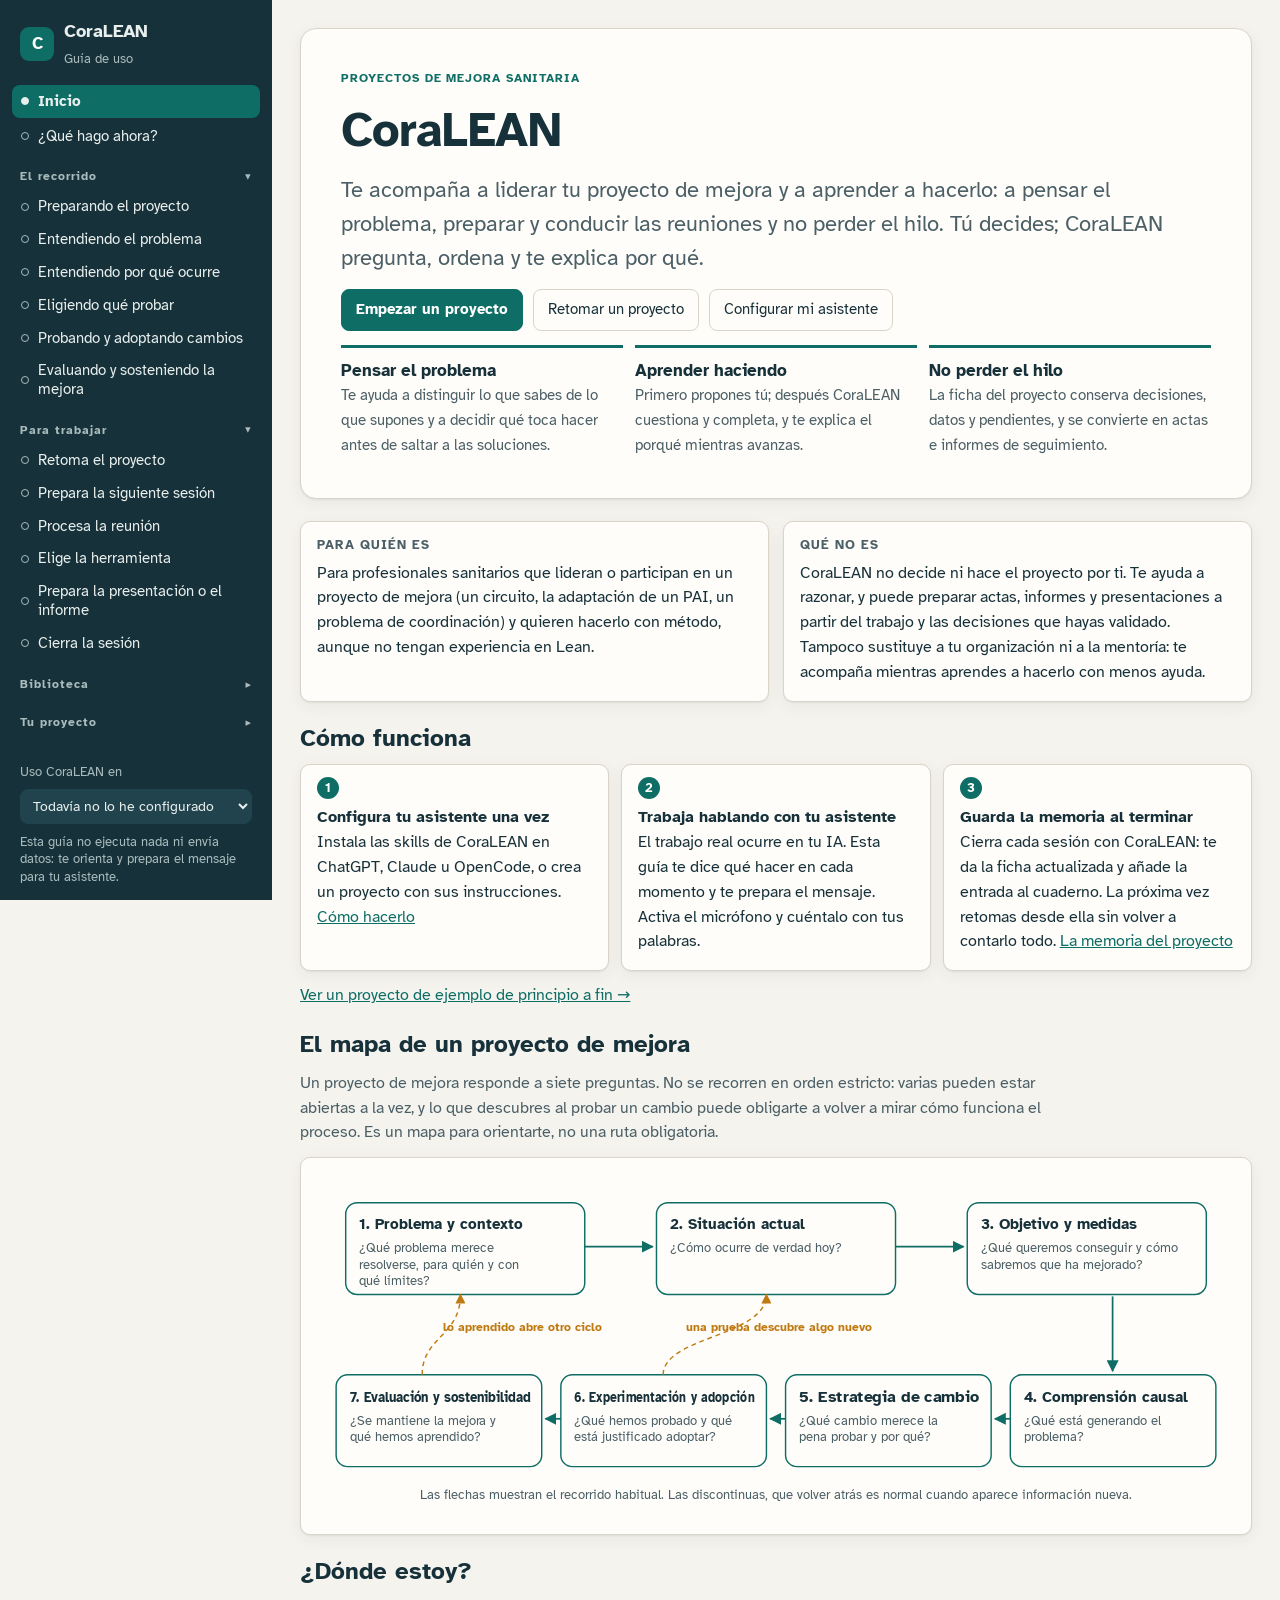
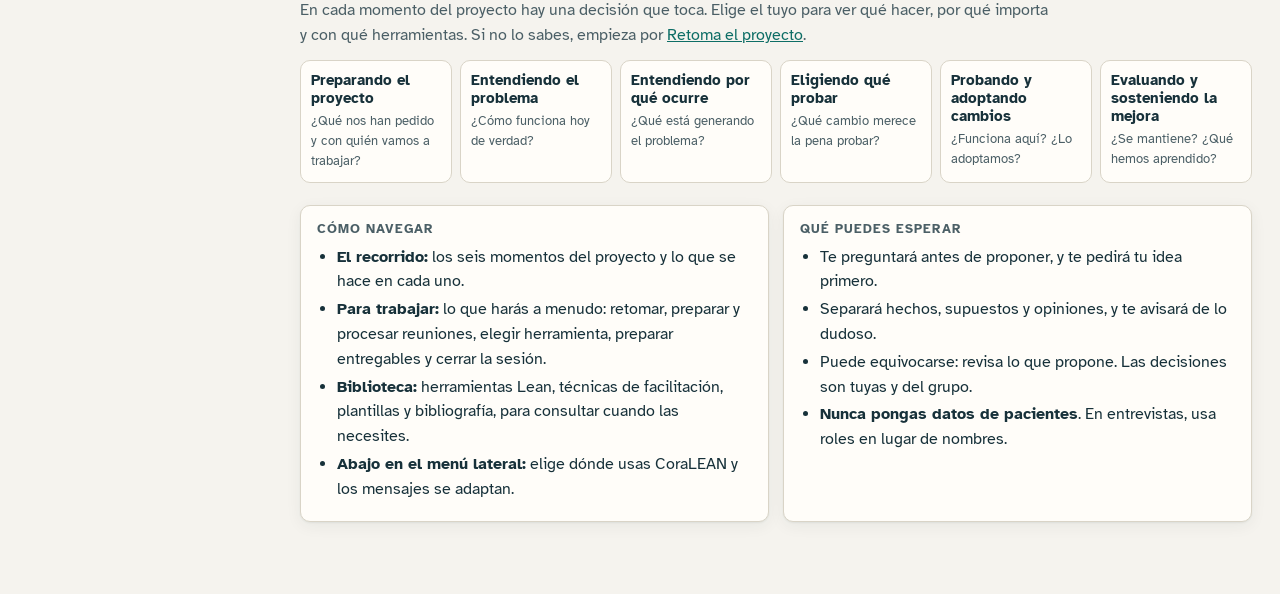
<file: v04/index.html>
<!doctype html>
<html lang="es">
<head>
  <meta charset="utf-8">
  <meta name="viewport" content="width=device-width, initial-scale=1, viewport-fit=cover">
  <title>CoraLEAN · Guía</title>
  <meta name="description" content="CoraLEAN te acompaña a liderar proyectos de mejora sanitarios y a aprender a hacerlo, con tu asistente de IA.">
  <link rel="preconnect" href="https://fonts.googleapis.com">
  <link rel="preconnect" href="https://fonts.gstatic.com" crossorigin>
  <link rel="stylesheet" href="https://fonts.googleapis.com/css2?family=Atkinson+Hyperlegible:wght@400;700&family=IBM+Plex+Mono:wght@400;500&display=swap">
  <link rel="stylesheet" href="assets/estilo.css">
</head>
<body>
  <header class="barra-movil">
    <button class="btn-menu" id="abrir-menu" aria-label="Abrir menú" aria-expanded="false" aria-controls="lateral">☰</button>
    <a class="marca" href="#inicio"><span class="marca-ico">C</span><b>CoraLEAN</b></a>
  </header>
  <div class="velo" id="velo" hidden></div>
  <aside class="lateral" id="lateral" aria-label="Navegación">
    <a class="marca" href="#inicio"><span class="marca-ico">C</span><span><b>CoraLEAN</b><small>Guía de uso</small></span></a>
    <nav id="nav"></nav>
    <div class="lateral-pie">
      <label for="plataforma">Uso CoraLEAN en</label>
      <select id="plataforma"></select>
      <p>Esta guía no ejecuta nada ni envía datos: te orienta y prepara el mensaje para tu asistente.</p>
    </div>
  </aside>
  <main class="contenido" id="app" tabindex="-1"></main>
  <script src="assets/datos.js"></script>
  <script src="assets/diagramas.js"></script>
  <script src="assets/app.js"></script>
</body>
</html>
</file>
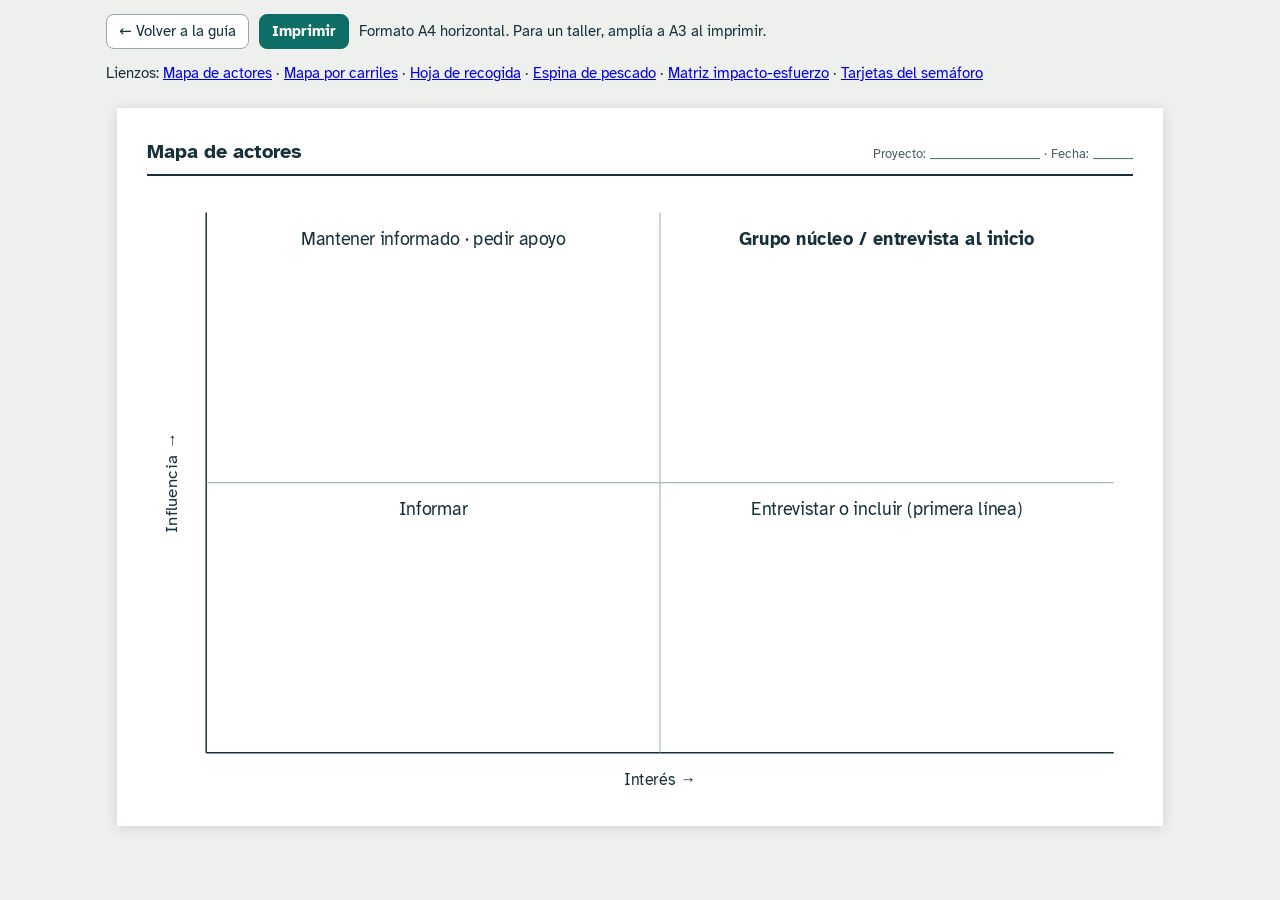
<file: imprimir.html>
<!doctype html>
<html lang="es">
<head>
  <meta charset="utf-8">
  <meta name="viewport" content="width=device-width, initial-scale=1">
  <title>Facilitador Lean · Lienzos para imprimir</title>
  <link rel="stylesheet" href="https://fonts.googleapis.com/css2?family=Atkinson+Hyperlegible:wght@400;700&display=swap">
  <style>
    @page { size: A4 landscape; margin: 10mm; }
    :root { --ink: #17313a; --ink-2: #4b5f66; --line: #9aa7a9; --acc: #0e6e66; }
    * { box-sizing: border-box; }
    body { margin: 0; background: #eef0ee; color: var(--ink); font: 15px/1.4 "Atkinson Hyperlegible", system-ui, sans-serif; }
    .barra { max-width: 1100px; margin: 0 auto; padding: 14px 16px; display: flex; gap: 10px; flex-wrap: wrap; align-items: center; }
    .barra a, .barra button { border: 1px solid var(--line); background: #fff; border-radius: 8px; padding: 6px 12px; color: var(--ink); text-decoration: none; cursor: pointer; font: inherit; }
    .barra button { background: var(--acc); color: #fff; border-color: var(--acc); font-weight: 700; }
    .hoja { background: #fff; width: 277mm; max-width: calc(100% - 32px); aspect-ratio: 277 / 190; margin: 0 auto 24px; padding: 8mm; display: none; flex-direction: column; gap: 4mm; box-shadow: 0 2px 12px rgba(0,0,0,.12); }
    .hoja.activa { display: flex; }
    .hoja header { display: flex; justify-content: space-between; align-items: baseline; border-bottom: 2px solid var(--ink); padding-bottom: 2mm; }
    .hoja h1 { font-size: 20px; margin: 0; } .hoja header span { color: var(--ink-2); font-size: 13px; }
    .lienzo { flex: 1; min-height: 0; } .lienzo svg { width: 100%; height: 100%; }
    svg text { font-family: "Atkinson Hyperlegible", sans-serif; fill: var(--ink); }
    .l { stroke: var(--ink); stroke-width: 1.5; fill: none; } .g { stroke: var(--line); stroke-width: 1; fill: none; } .r { stroke: var(--ink); stroke-width: 1.5; fill: #fff; }
    table { width: 100%; border-collapse: collapse; font-size: 13px; } th, td { border: 1px solid var(--line); padding: 0 6px; height: 9mm; text-align: left; } th { background: #f1f3f2; height: 8mm; }
    .tarjetas { display: grid; grid-template-columns: repeat(3, 1fr); gap: 6mm; flex: 1; }
    .tarjeta { border-radius: 6mm; display: grid; place-items: center; font-size: 34px; font-weight: 700; color: #fff; }
    .indice { max-width: 1100px; margin: 0 auto; padding: 0 16px 24px; }
    @media print { body { background: #fff; } .barra, .indice { display: none; } .hoja { box-shadow: none; margin: 0; width: auto; max-width: none; aspect-ratio: auto; height: 190mm; } }
  </style>
</head>
<body>
  <div class="barra"><a href="index.html#herramientas">← Volver a la guía</a><button onclick="window.print()">Imprimir</button><span>Formato A4 horizontal. Para un taller, amplía a A3 al imprimir.</span></div>
  <div class="indice" id="indice"></div>

  <section class="hoja" id="actores"><header><h1>Mapa de actores</h1><span>Proyecto: ______________________ · Fecha: ________</span></header>
    <div class="lienzo"><svg viewBox="0 0 1000 560" preserveAspectRatio="none">
      <line x1="60" y1="520" x2="980" y2="520" class="l"/><line x1="60" y1="520" x2="60" y2="20" class="l"/>
      <line x1="520" y1="20" x2="520" y2="520" class="g"/><line x1="60" y1="270" x2="980" y2="270" class="g"/>
      <text x="290" y="50" text-anchor="middle" font-size="18">Mantener informado · pedir apoyo</text>
      <text x="750" y="50" text-anchor="middle" font-size="18" font-weight="700">Grupo núcleo / entrevista al inicio</text>
      <text x="290" y="300" text-anchor="middle" font-size="18">Informar</text>
      <text x="750" y="300" text-anchor="middle" font-size="18">Entrevistar o incluir (primera línea)</text>
      <text x="520" y="550" text-anchor="middle" font-size="16">Interés →</text>
      <text x="30" y="270" text-anchor="middle" font-size="16" transform="rotate(-90 30 270)">Influencia →</text></svg></div></section>

  <section class="hoja" id="carriles"><header><h1>Mapa del proceso por carriles</h1><span>Empieza en: ______________ · Termina en: ______________</span></header>
    <div class="lienzo"><svg viewBox="0 0 1000 560" preserveAspectRatio="none">
      <rect x="0" y="0" width="1000" height="112" class="r"/><rect x="0" y="112" width="1000" height="112" class="r"/><rect x="0" y="224" width="1000" height="112" class="r"/><rect x="0" y="336" width="1000" height="112" class="r"/><rect x="0" y="448" width="1000" height="112" class="r"/>
      <line x1="140" y1="0" x2="140" y2="560" class="l"/>
      <text x="12" y="60" font-size="15">Carril: ________</text><text x="12" y="172" font-size="15">Carril: ________</text><text x="12" y="284" font-size="15">Carril: ________</text><text x="12" y="396" font-size="15">Carril: ________</text><text x="12" y="508" font-size="15">Paciente / familia</text></svg></div>
    <span style="font-size:12px;color:#4b5f66">Un pósit por paso (verbo + objeto). Problemas en pósits de otro color. Marca los traspasos entre carriles y cómo pasa la información.</span></section>

  <section class="hoja" id="recogida"><header><h1>Hoja de recogida de datos</h1><span>Qué medimos: ______________________ · Del ____ al ____ · Quién: ________</span></header>
    <table><thead><tr><th style="width:6%">Nº</th><th style="width:16%">Fecha inicio</th><th style="width:16%">Fecha siguiente hito</th><th style="width:10%">Días</th><th style="width:14%">¿Cumple? (sí/no)</th><th>Observaciones</th></tr></thead>
      <tbody id="filas"></tbody></table>
    <span style="font-size:12px;color:#4b5f66">Usa un número de orden, nunca el número de historia ni datos que identifiquen al paciente.</span></section>

  <section class="hoja" id="ishikawa"><header><h1>Espina de pescado (Ishikawa)</h1><span>Problema: ______________________________________</span></header>
    <div class="lienzo"><svg viewBox="0 0 1000 560" preserveAspectRatio="none">
      <line x1="40" y1="280" x2="820" y2="280" class="l" stroke-width="4"/><rect x="820" y="220" width="170" height="120" class="r"/><text x="905" y="285" text-anchor="middle" font-size="18" font-weight="700">Problema</text>
      <line x1="150" y1="40" x2="290" y2="280" class="l"/><line x1="410" y1="40" x2="550" y2="280" class="l"/><line x1="670" y1="40" x2="790" y2="280" class="l"/>
      <line x1="150" y1="520" x2="290" y2="280" class="l"/><line x1="410" y1="520" x2="550" y2="280" class="l"/><line x1="670" y1="520" x2="790" y2="280" class="l"/>
      <text x="150" y="28" text-anchor="middle" font-size="17" font-weight="700">Personas</text><text x="410" y="28" text-anchor="middle" font-size="17" font-weight="700">Métodos y circuitos</text><text x="670" y="28" text-anchor="middle" font-size="17" font-weight="700">Medicación y materiales</text>
      <text x="150" y="548" text-anchor="middle" font-size="17" font-weight="700">Equipos y sistemas</text><text x="410" y="548" text-anchor="middle" font-size="17" font-weight="700">Entorno</text><text x="670" y="548" text-anchor="middle" font-size="17" font-weight="700">Organización y gestión</text></svg></div></section>

  <section class="hoja" id="matriz"><header><h1>Matriz impacto-esfuerzo</h1><span>Proyecto: ______________________ · Fecha: ________</span></header>
    <div class="lienzo"><svg viewBox="0 0 1000 560" preserveAspectRatio="none">
      <line x1="60" y1="520" x2="980" y2="520" class="l"/><line x1="60" y1="520" x2="60" y2="20" class="l"/>
      <line x1="520" y1="20" x2="520" y2="520" class="g"/><line x1="60" y1="270" x2="980" y2="270" class="g"/>
      <text x="290" y="50" text-anchor="middle" font-size="20" font-weight="700">Hacer ya</text><text x="750" y="50" text-anchor="middle" font-size="20" font-weight="700">Proyecto</text>
      <text x="290" y="300" text-anchor="middle" font-size="18">Si sobra tiempo</text><text x="750" y="300" text-anchor="middle" font-size="18">Descartar</text>
      <text x="520" y="550" text-anchor="middle" font-size="16">Esfuerzo →</text><text x="30" y="270" text-anchor="middle" font-size="16" transform="rotate(-90 30 270)">Impacto →</text></svg></div></section>

  <section class="hoja" id="semaforo"><header><h1>Tarjetas del semáforo</h1><span>Recorta una tira por participante</span></header>
    <div class="tarjetas"><div class="tarjeta" style="background:#2f8a4a">VERDE<br><small style="font-size:16px">Es así</small></div><div class="tarjeta" style="background:#c07a12">ÁMBAR<br><small style="font-size:16px">En parte</small></div><div class="tarjeta" style="background:#b7392f">ROJO<br><small style="font-size:16px">No es así</small></div></div></section>

  <script>
    (function () {
      const nombres = { actores: "Mapa de actores", carriles: "Mapa por carriles", recogida: "Hoja de recogida", ishikawa: "Espina de pescado", matriz: "Matriz impacto-esfuerzo", semaforo: "Tarjetas del semáforo" };
      document.getElementById("filas").innerHTML = Array.from({ length: 14 }, (_, i) => `<tr><td>${i + 1}</td><td></td><td></td><td></td><td></td><td></td></tr>`).join("");
      document.getElementById("indice").innerHTML = "Lienzos: " + Object.entries(nombres).map(([id, n]) => `<a href="#${id}">${n}</a>`).join(" · ");
      function mostrar() {
        const id = location.hash.slice(1) || "actores";
        document.querySelectorAll(".hoja").forEach((h) => h.classList.toggle("activa", h.id === id));
        document.title = `Facilitador Lean · ${nombres[id] || "Lienzos"}`;
      }
      window.addEventListener("hashchange", mostrar); mostrar();
    })();
  </script>
</body>
</html>
</file>
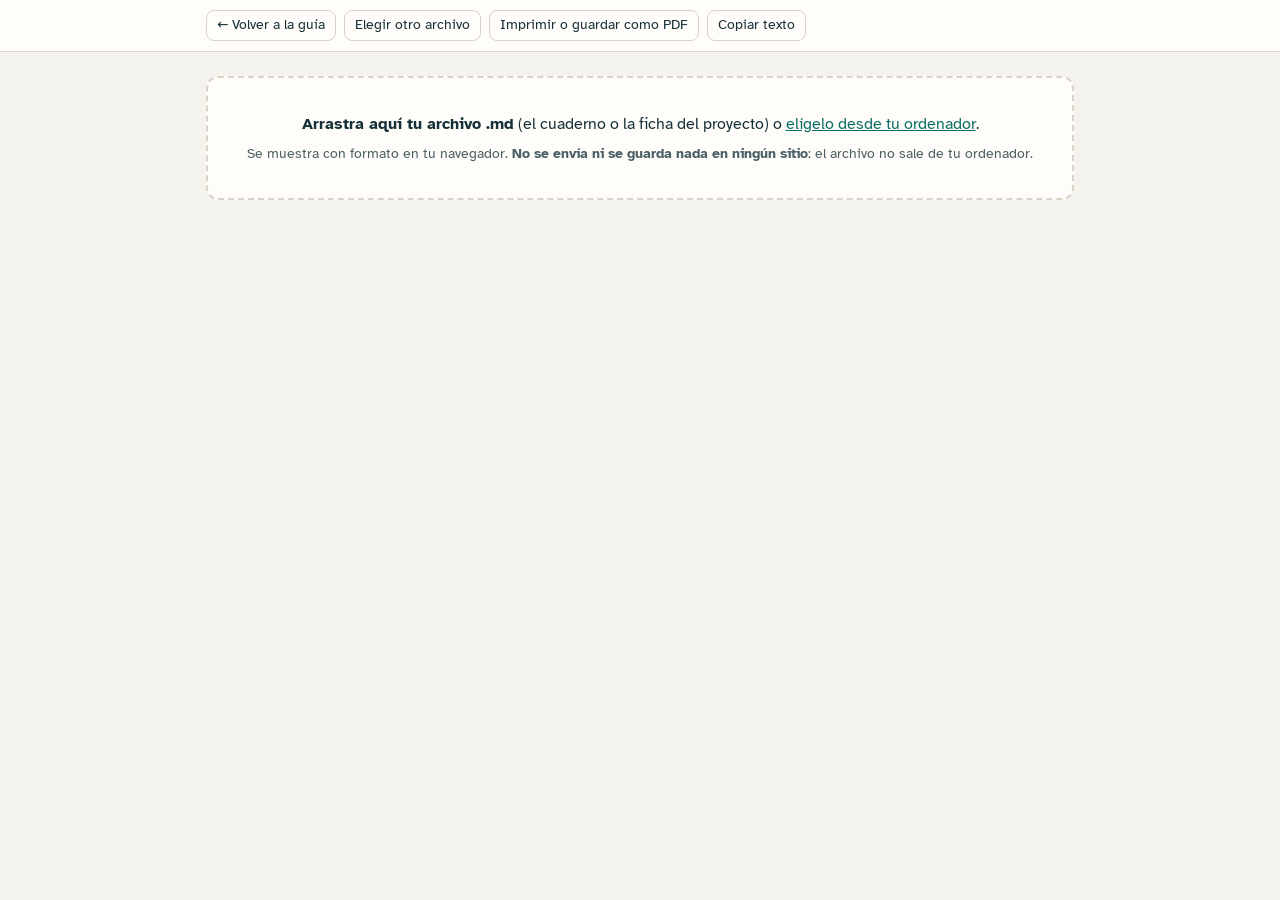
<file: v04/cuaderno.html>
<!doctype html>
<html lang="es">
<head>
  <meta charset="utf-8">
  <meta name="viewport" content="width=device-width, initial-scale=1, viewport-fit=cover">
  <title>CoraLEAN · Visor del cuaderno</title>
  <link rel="stylesheet" href="https://fonts.googleapis.com/css2?family=Atkinson+Hyperlegible:wght@400;700&family=IBM+Plex+Mono:wght@400;500&display=swap">
  <link rel="stylesheet" href="assets/estilo.css">
  <style>
    .doc-barra { position: sticky; top: 0; z-index: 5; background: var(--panel); border-bottom: 1px solid var(--line); }
    .doc-barra div { max-width: 900px; margin: 0 auto; padding: 10px max(16px, env(safe-area-inset-right, 0px)) 10px max(16px, env(safe-area-inset-left, 0px)); display: flex; gap: 8px; flex-wrap: wrap; align-items: center; }
    .doc { max-width: 900px; margin: 24px auto 64px; padding: 0 max(16px, env(safe-area-inset-right, 0px)) 0 max(16px, env(safe-area-inset-left, 0px)); }
    .zona { border: 2px dashed var(--line); border-radius: 12px; padding: 28px 18px; text-align: center; background: var(--panel); }
    .zona.sobre { border-color: var(--acc); background: var(--acc-soft); }
    .zona p { margin: 6px 0; } .zona .nota { color: var(--ink-2); font-size: 14px; }
    .doc-papel { background: var(--panel); border: 1px solid var(--line); border-radius: 12px; padding: clamp(18px, 4vw, 40px); box-shadow: var(--shadow); }
    .doc-papel h1 { font-size: clamp(24px, 3vw, 30px); margin: 0 0 16px; }
    .doc-papel h2 { font-size: 20px; margin: 26px 0 10px; padding-top: 10px; border-top: 1px solid var(--line); }
    .doc-papel h3 { font-size: 17px; margin: 18px 0 8px; }
    .doc-papel p, .doc-papel li { max-width: 75ch; }
    .doc-papel blockquote { margin: 12px 0; padding: 10px 14px; background: var(--acc-soft); border-radius: 8px; }
    .doc-papel blockquote p { margin: 0; }
    .doc-papel table { margin: 10px 0 16px; font-size: 14.5px; }
    .doc-papel td:empty::after { content: "\00a0"; }
    .doc-papel pre { background: var(--code); padding: 12px; border-radius: 8px; overflow-x: auto; font-size: 13px; }
    .doc-papel code { background: var(--code); padding: 1px 5px; border-radius: 4px; font-size: .92em; }
    .doc-papel pre code { background: none; padding: 0; }
    .doc-papel hr { border: 0; border-top: 1px solid var(--line); margin: 20px 0; }
    @media print { .doc-barra, .zona, .aviso { display: none !important; } .doc { margin: 0; max-width: none; } .doc-papel { border: 0; box-shadow: none; padding: 0; } }
  </style>
</head>
<body>
  <div class="doc-barra"><div><a class="btn small" href="index.html#ficha">← Volver a la guía</a><label class="btn small" for="archivo">Elegir otro archivo</label><input type="file" id="archivo" accept=".md,.markdown,.txt,text/markdown,text/plain" hidden><button class="btn small" id="imprimir" disabled>Imprimir o guardar como PDF</button><button class="btn small" id="copiar" disabled>Copiar texto</button><span class="ok-copiado" id="aviso" aria-live="polite"></span></div></div>
  <main class="doc">
    <section class="zona" id="zona"><p><b>Arrastra aquí tu archivo .md</b> (el cuaderno o la ficha del proyecto) o <label for="archivo" style="color:var(--acc);text-decoration:underline;cursor:pointer">elígelo desde tu ordenador</label>.</p><p class="nota">Se muestra con formato en tu navegador. <b>No se envía ni se guarda nada en ningún sitio</b>: el archivo no sale de tu ordenador.</p></section>
    <article class="doc-papel" id="doc" hidden></article>
  </main>
  <script src="assets/md.js"></script>
  <script>
  (function () {
    const zona = document.getElementById("zona"), doc = document.getElementById("doc"), aviso = document.getElementById("aviso");
    const btnImp = document.getElementById("imprimir"), btnCop = document.getElementById("copiar"), inp = document.getElementById("archivo");
    let texto = "";
    function mostrar(nombre, t) {
      texto = t; doc.innerHTML = window.MD.md(t); doc.hidden = false; zona.hidden = true; btnImp.disabled = false; btnCop.disabled = false;
      const h1 = doc.querySelector("h1"); document.title = "CoraLEAN · " + (h1 ? h1.textContent : nombre);
      window.scrollTo(0, 0);
    }
    function leer(f) { if (!f) return; const r = new FileReader(); r.onload = () => mostrar(f.name, String(r.result)); r.onerror = () => { aviso.textContent = "No se pudo leer el archivo"; }; r.readAsText(f, "utf-8"); }
    inp.addEventListener("change", () => leer(inp.files[0]));
    ["dragenter", "dragover"].forEach((e) => document.addEventListener(e, (ev) => { ev.preventDefault(); zona.classList.add("sobre"); }));
    ["dragleave", "drop"].forEach((e) => document.addEventListener(e, (ev) => { ev.preventDefault(); zona.classList.remove("sobre"); }));
    document.addEventListener("drop", (ev) => leer(ev.dataTransfer && ev.dataTransfer.files[0]));
    btnImp.addEventListener("click", () => window.print());
    btnCop.addEventListener("click", () => { if (navigator.clipboard) navigator.clipboard.writeText(texto).then(() => { aviso.textContent = "Copiado"; setTimeout(() => (aviso.textContent = ""), 2000); }, () => { aviso.textContent = "No se pudo copiar"; }); });
  })();
  </script>
</body>
</html>
</file>
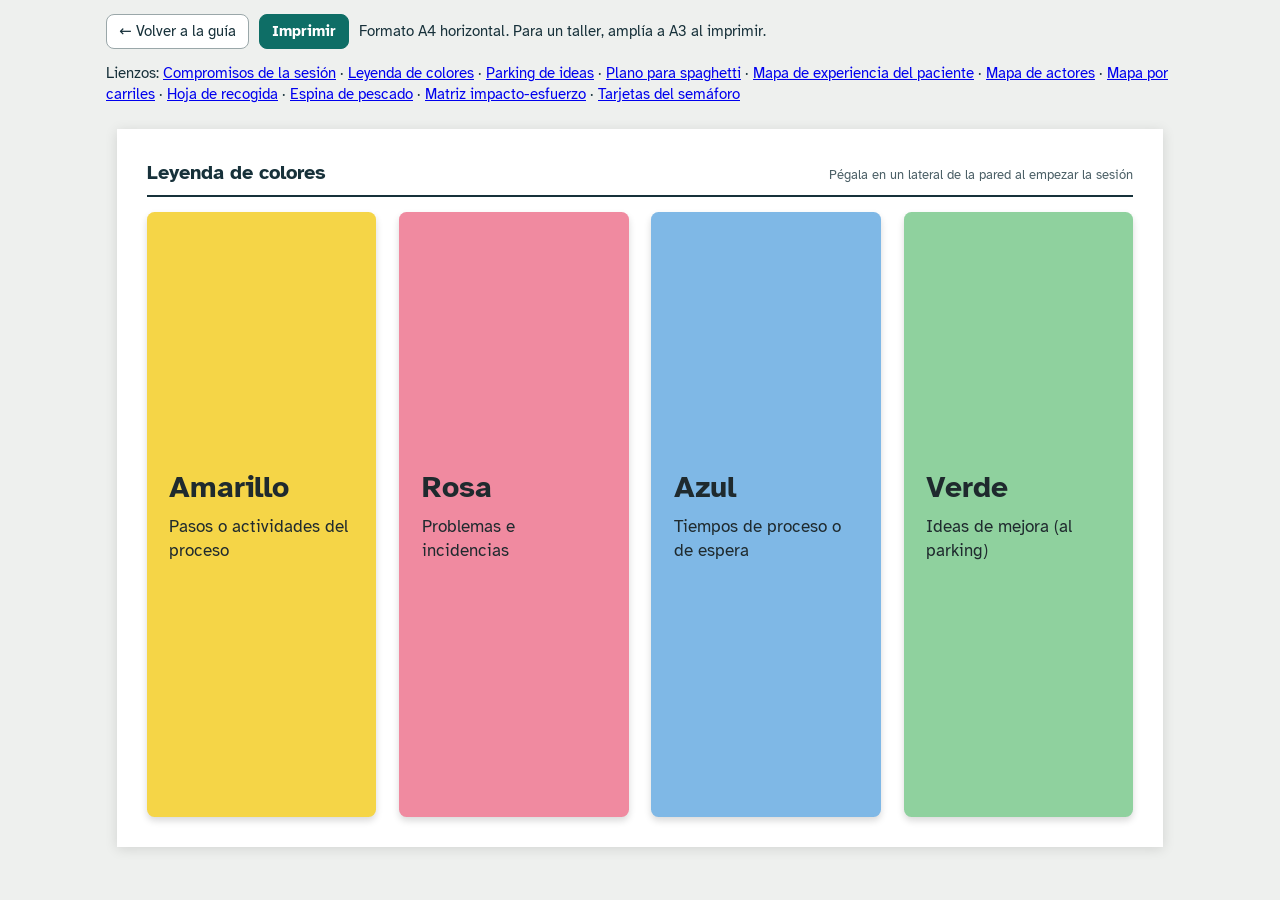
<file: v04/imprimir.html>
<!doctype html>
<html lang="es">
<head>
  <meta charset="utf-8">
  <meta name="viewport" content="width=device-width, initial-scale=1">
  <title>CoraLEAN · Lienzos para imprimir</title>
  <link rel="stylesheet" href="https://fonts.googleapis.com/css2?family=Atkinson+Hyperlegible:wght@400;700&display=swap">
  <style>
    @page { size: A4 landscape; margin: 10mm; }
    :root { --ink: #17313a; --ink-2: #4b5f66; --line: #9aa7a9; --acc: #0e6e66; }
    * { box-sizing: border-box; }
    body { margin: 0; background: #eef0ee; color: var(--ink); font: 15px/1.4 "Atkinson Hyperlegible", system-ui, sans-serif; }
    .barra { max-width: 1100px; margin: 0 auto; padding: 14px 16px; display: flex; gap: 10px; flex-wrap: wrap; align-items: center; }
    .barra a, .barra button { border: 1px solid var(--line); background: #fff; border-radius: 8px; padding: 6px 12px; color: var(--ink); text-decoration: none; cursor: pointer; font: inherit; }
    .barra button { background: var(--acc); color: #fff; border-color: var(--acc); font-weight: 700; }
    .hoja { background: #fff; width: 277mm; max-width: calc(100% - 32px); aspect-ratio: 277 / 190; margin: 0 auto 24px; padding: 8mm; display: none; flex-direction: column; gap: 4mm; box-shadow: 0 2px 12px rgba(0,0,0,.12); }
    .hoja.activa { display: flex; }
    .hoja header { display: flex; justify-content: space-between; align-items: baseline; border-bottom: 2px solid var(--ink); padding-bottom: 2mm; }
    .hoja h1 { font-size: 20px; margin: 0; } .hoja header span { color: var(--ink-2); font-size: 13px; }
    .lienzo { flex: 1; min-height: 0; } .lienzo svg { width: 100%; height: 100%; }
    svg text { font-family: "Atkinson Hyperlegible", sans-serif; fill: var(--ink); }
    .l { stroke: var(--ink); stroke-width: 1.5; fill: none; } .g { stroke: var(--line); stroke-width: 1; fill: none; } .r { stroke: var(--ink); stroke-width: 1.5; fill: #fff; }
    table { width: 100%; border-collapse: collapse; font-size: 13px; } th, td { border: 1px solid var(--line); padding: 0 6px; height: 9mm; text-align: left; } th { background: #f1f3f2; height: 8mm; }
    .tarjetas { display: grid; grid-template-columns: repeat(3, 1fr); gap: 6mm; flex: 1; }
    .tarjeta { border-radius: 6mm; display: grid; place-items: center; font-size: 34px; font-weight: 700; color: #fff; }
    .sw { display: inline-block; width: 14px; height: 14px; border-radius: 2px; vertical-align: middle; }
    .posits { display: grid; grid-template-columns: repeat(4, 1fr); gap: 6mm; flex: 1; }
    .posit { border-radius: 2mm; padding: 6mm; display: flex; flex-direction: column; justify-content: center; color: #1f2a2e; box-shadow: 0 1mm 2mm rgba(0,0,0,.15); }
    .posit b { font-size: 30px; } .posit span { font-size: 17px; margin-top: 2mm; }
    .indice { max-width: 1100px; margin: 0 auto; padding: 0 16px 24px; }
    @media print { body { background: #fff; } .barra, .indice { display: none; } .hoja { box-shadow: none; margin: 0; width: auto; max-width: none; aspect-ratio: auto; height: 190mm; } }
  </style>
</head>
<body>
  <div class="barra"><a href="index.html#herramientas">← Volver a la guía</a><button onclick="window.print()">Imprimir</button><span>Formato A4 horizontal. Para un taller, amplía a A3 al imprimir.</span></div>
  <div class="indice" id="indice"></div>


  <section class="hoja" id="leyenda"><header><h1>Leyenda de colores</h1><span>Pégala en un lateral de la pared al empezar la sesión</span></header>
    <div class="posits">
      <div class="posit" style="background:#f5d547"><b>Amarillo</b><span>Pasos o actividades del proceso</span></div>
      <div class="posit" style="background:#f08aa0"><b>Rosa</b><span>Problemas e incidencias</span></div>
      <div class="posit" style="background:#7fb8e6"><b>Azul</b><span>Tiempos de proceso o de espera</span></div>
      <div class="posit" style="background:#8fd19e"><b>Verde</b><span>Ideas de mejora (al parking)</span></div>
    </div></section>

  <section class="hoja" id="parking"><header><h1>Parking de ideas</h1><span>Proyecto: ______________________ · Sesión: ____ · Fecha: ________</span></header>
    <table><thead><tr><th style="width:52%">Idea</th><th style="width:18%">Quién la aporta (rol)</th><th style="width:30%">¿Cuándo la tratamos?</th></tr></thead><tbody id="filas-parking"></tbody></table>
    <span style="font-size:12px;color:#4b5f66">Las ideas no se discuten ahora: se aparcan para que no se pierdan. Al cerrar la sesión, repasadlas y decidid cuándo tratar cada una.</span></section>

  <section class="hoja" id="spaghetti"><header><h1>Plano para diagrama spaghetti</h1><span>Qué seguimos: ______________ · Periodo: ________ · Distancia total: ______ m</span></header>
    <div class="lienzo"><svg viewBox="0 0 1000 560" preserveAspectRatio="none">
      <defs><pattern id="cuad" width="25" height="25" patternUnits="userSpaceOnUse"><path d="M25 0 L0 0 0 25" class="g"/></pattern></defs>
      <rect x="0" y="0" width="1000" height="560" fill="url(#cuad)" class="l"/>
      <text x="500" y="285" text-anchor="middle" font-size="18" fill="#9aa7a9">Dibuja o pega aquí el plano de la zona y traza cada recorrido tal como ocurre</text></svg></div>
    <span style="font-size:12px;color:#4b5f66">Consejo: sigue el trazado con un cordel sobre el plano y mide el cordel para conocer la distancia recorrida.</span></section>


  <section class="hoja" id="journey"><header><h1>Mapa de experiencia del paciente</h1><span>Paciente tipo: ______________________ · Fecha: ________</span></header>
    <table style="flex:1"><thead><tr><th style="width:16%"></th><th>Etapa 1</th><th>Etapa 2</th><th>Etapa 3</th><th>Etapa 4</th><th>Etapa 5</th></tr></thead><tbody>
      <tr><th>Qué hace</th><td></td><td></td><td></td><td></td><td></td></tr>
      <tr><th>Con quién se encuentra</th><td></td><td></td><td></td><td></td><td></td></tr>
      <tr><th>Qué piensa</th><td></td><td></td><td></td><td></td><td></td></tr>
      <tr><th>Cómo se siente (bien · regular · mal)</th><td></td><td></td><td></td><td></td><td></td></tr>
      <tr><th>Puntos de dolor</th><td></td><td></td><td></td><td></td><td></td></tr>
      <tr><th>Momento que más importa</th><td></td><td></td><td></td><td></td><td></td></tr>
      <tr><th>Oportunidades</th><td></td><td></td><td></td><td></td><td></td></tr></tbody></table>
    <span style="font-size:12px;color:#4b5f66">Sin datos que identifiquen al paciente. Después, pon los puntos de dolor sobre el mapa del proceso.</span></section>


  <section class="hoja" id="compromisos"><header><h1>Compromisos de la sesión</h1><span>Proyecto: ______________ · Sesión: ____ · Fecha: ________</span></header>
    <table><thead><tr><th style="width:50%">Qué (acción concreta)</th><th style="width:25%">Quién</th><th style="width:25%">Para cuándo</th></tr></thead><tbody id="filas-comp"></tbody></table>
    <span style="font-size:12px;color:#4b5f66">Rellénala en voz alta en los últimos 10 minutos. Si nadie se ofrece, escribe «SIN ASIGNAR» y dilo en voz alta. Haz una foto al terminar: es la base del acta.</span></section>

  <section class="hoja" id="actores"><header><h1>Mapa de actores</h1><span>Proyecto: ______________________ · Fecha: ________</span></header>
    <div class="lienzo"><svg viewBox="0 0 1000 560" preserveAspectRatio="none">
      <line x1="60" y1="520" x2="980" y2="520" class="l"/><line x1="60" y1="520" x2="60" y2="20" class="l"/>
      <line x1="520" y1="20" x2="520" y2="520" class="g"/><line x1="60" y1="270" x2="980" y2="270" class="g"/>
      <text x="290" y="50" text-anchor="middle" font-size="18">Mantener informado · pedir apoyo</text>
      <text x="750" y="50" text-anchor="middle" font-size="18" font-weight="700">Grupo núcleo / entrevista al inicio</text>
      <text x="290" y="300" text-anchor="middle" font-size="18">Informar</text>
      <text x="750" y="300" text-anchor="middle" font-size="18">Entrevistar o incluir (primera línea)</text>
      <text x="520" y="550" text-anchor="middle" font-size="16">Interés →</text>
      <text x="30" y="270" text-anchor="middle" font-size="16" transform="rotate(-90 30 270)">Influencia →</text></svg></div></section>

  <section class="hoja" id="carriles"><header><h1>Mapa del proceso por carriles</h1><span>Empieza en: ______________ · Termina en: ______________</span></header>
    <div class="lienzo"><svg viewBox="0 0 1000 560" preserveAspectRatio="none">
      <rect x="0" y="0" width="1000" height="112" class="r"/><rect x="0" y="112" width="1000" height="112" class="r"/><rect x="0" y="224" width="1000" height="112" class="r"/><rect x="0" y="336" width="1000" height="112" class="r"/><rect x="0" y="448" width="1000" height="112" class="r"/>
      <line x1="140" y1="0" x2="140" y2="560" class="l"/>
      <text x="12" y="60" font-size="15">Carril: ________</text><text x="12" y="172" font-size="15">Carril: ________</text><text x="12" y="284" font-size="15">Carril: ________</text><text x="12" y="396" font-size="15">Carril: ________</text><text x="12" y="508" font-size="15">Paciente / familia</text></svg></div>
    <span style="font-size:12px;color:#4b5f66;display:flex;gap:10px;flex-wrap:wrap;align-items:center"><b>Leyenda:</b> <i class="sw" style="background:#f5d547"></i>pasos <i class="sw" style="background:#f08aa0"></i>problemas <i class="sw" style="background:#7fb8e6"></i>tiempos <i class="sw" style="background:#8fd19e"></i>ideas (parking) · Un pósit por paso (verbo + objeto). Marca los traspasos entre carriles y cómo pasa la información.</span></section>

  <section class="hoja" id="recogida"><header><h1>Hoja de recogida de datos</h1><span>Qué medimos: ______________________ · Del ____ al ____ · Quién: ________</span></header>
    <table><thead><tr><th style="width:6%">Nº</th><th style="width:16%">Fecha inicio</th><th style="width:16%">Fecha siguiente hito</th><th style="width:10%">Días</th><th style="width:14%">¿Cumple? (sí/no)</th><th>Observaciones</th></tr></thead>
      <tbody id="filas"></tbody></table>
    <span style="font-size:12px;color:#4b5f66">Usa un número de orden, nunca el número de historia ni datos que identifiquen al paciente.</span></section>

  <section class="hoja" id="ishikawa"><header><h1>Espina de pescado (Ishikawa)</h1><span>Problema: ______________________________________</span></header>
    <div class="lienzo"><svg viewBox="0 0 1000 560" preserveAspectRatio="none">
      <line x1="40" y1="280" x2="820" y2="280" class="l" stroke-width="4"/><rect x="820" y="220" width="170" height="120" class="r"/><text x="905" y="285" text-anchor="middle" font-size="18" font-weight="700">Problema</text>
      <line x1="150" y1="40" x2="290" y2="280" class="l"/><line x1="410" y1="40" x2="550" y2="280" class="l"/><line x1="670" y1="40" x2="790" y2="280" class="l"/>
      <line x1="150" y1="520" x2="290" y2="280" class="l"/><line x1="410" y1="520" x2="550" y2="280" class="l"/><line x1="670" y1="520" x2="790" y2="280" class="l"/>
      <text x="150" y="28" text-anchor="middle" font-size="17" font-weight="700">Personas</text><text x="410" y="28" text-anchor="middle" font-size="17" font-weight="700">Métodos y circuitos</text><text x="670" y="28" text-anchor="middle" font-size="17" font-weight="700">Medicación y materiales</text>
      <text x="150" y="548" text-anchor="middle" font-size="17" font-weight="700">Equipos y sistemas</text><text x="410" y="548" text-anchor="middle" font-size="17" font-weight="700">Entorno</text><text x="670" y="548" text-anchor="middle" font-size="17" font-weight="700">Organización y gestión</text></svg></div></section>

  <section class="hoja" id="matriz"><header><h1>Matriz impacto-esfuerzo</h1><span>Proyecto: ______________________ · Fecha: ________</span></header>
    <div class="lienzo"><svg viewBox="0 0 1000 560" preserveAspectRatio="none">
      <line x1="60" y1="520" x2="980" y2="520" class="l"/><line x1="60" y1="520" x2="60" y2="20" class="l"/>
      <line x1="520" y1="20" x2="520" y2="520" class="g"/><line x1="60" y1="270" x2="980" y2="270" class="g"/>
      <text x="290" y="50" text-anchor="middle" font-size="20" font-weight="700">Hacer ya</text><text x="750" y="50" text-anchor="middle" font-size="20" font-weight="700">Proyecto</text>
      <text x="290" y="300" text-anchor="middle" font-size="18">Si sobra tiempo</text><text x="750" y="300" text-anchor="middle" font-size="18">Descartar</text>
      <text x="520" y="550" text-anchor="middle" font-size="16">Esfuerzo →</text><text x="30" y="270" text-anchor="middle" font-size="16" transform="rotate(-90 30 270)">Impacto →</text></svg></div></section>

  <section class="hoja" id="semaforo"><header><h1>Tarjetas del semáforo</h1><span>Recorta una tira por participante</span></header>
    <div class="tarjetas"><div class="tarjeta" style="background:#2f8a4a">VERDE<br><small style="font-size:16px">Es así</small></div><div class="tarjeta" style="background:#c07a12">ÁMBAR<br><small style="font-size:16px">En parte</small></div><div class="tarjeta" style="background:#b7392f">ROJO<br><small style="font-size:16px">No es así</small></div></div></section>

  <script>
    (function () {
      const nombres = { compromisos: "Compromisos de la sesión", leyenda: "Leyenda de colores", parking: "Parking de ideas", spaghetti: "Plano para spaghetti", journey: "Mapa de experiencia del paciente", actores: "Mapa de actores", carriles: "Mapa por carriles", recogida: "Hoja de recogida", ishikawa: "Espina de pescado", matriz: "Matriz impacto-esfuerzo", semaforo: "Tarjetas del semáforo" };
      document.getElementById("filas-comp").innerHTML = Array.from({ length: 10 }, () => `<tr><td></td><td></td><td></td></tr>`).join("");
      document.getElementById("filas-parking").innerHTML = Array.from({ length: 12 }, () => `<tr><td></td><td></td><td></td></tr>`).join("");
      document.getElementById("filas").innerHTML = Array.from({ length: 14 }, (_, i) => `<tr><td>${i + 1}</td><td></td><td></td><td></td><td></td><td></td></tr>`).join("");
      document.getElementById("indice").innerHTML = "Lienzos: " + Object.entries(nombres).map(([id, n]) => `<a href="#${id}">${n}</a>`).join(" · ");
      function mostrar() {
        const id = location.hash.slice(1) || "leyenda";
        document.querySelectorAll(".hoja").forEach((h) => h.classList.toggle("activa", h.id === id));
        document.title = `CoraLEAN · ${nombres[id] || "Lienzos"}`;
      }
      window.addEventListener("hashchange", mostrar); mostrar();
    })();
  </script>
</body>
</html>
</file>
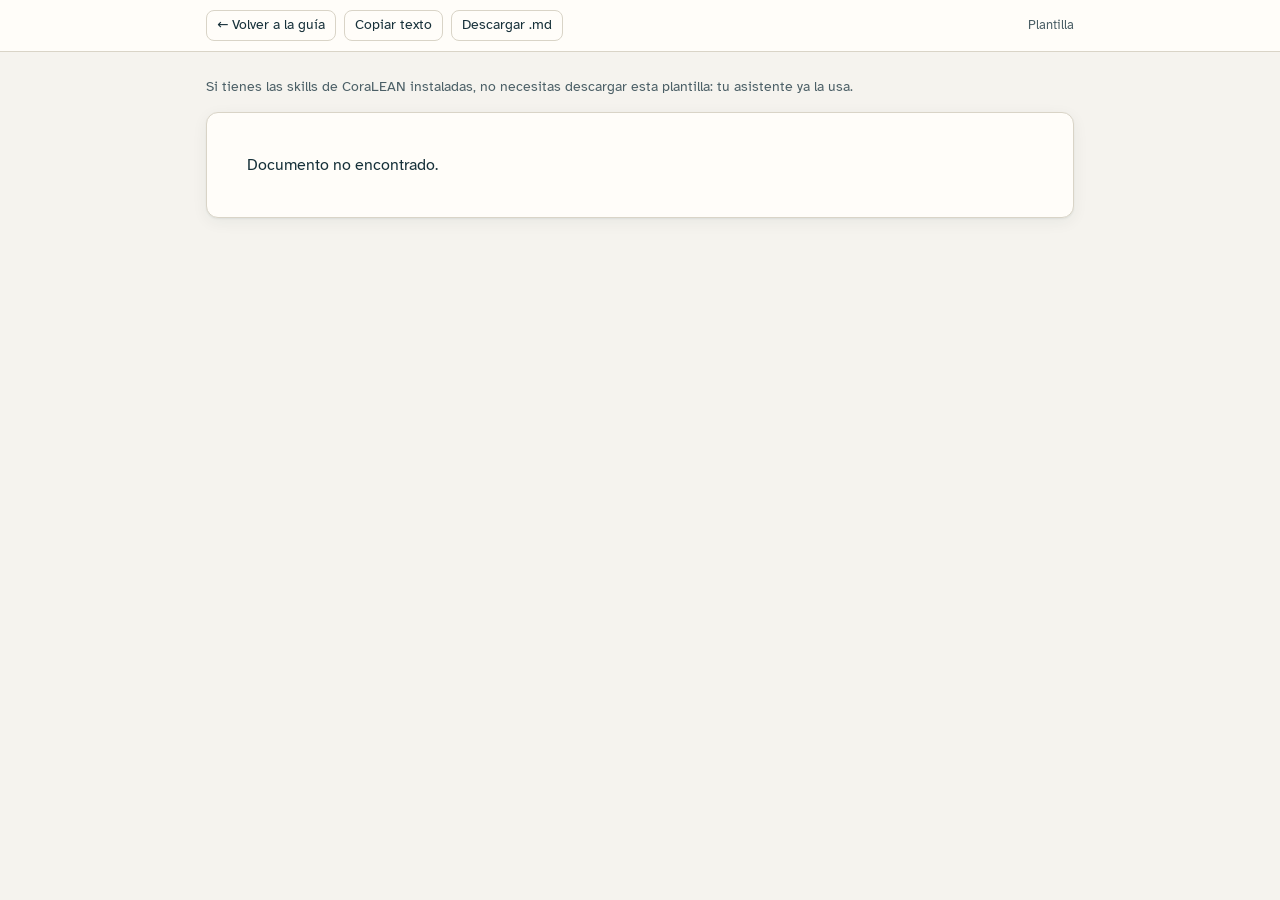
<file: v04/ver.html>
<!doctype html>
<html lang="es">
<head>
  <meta charset="utf-8">
  <meta name="viewport" content="width=device-width, initial-scale=1, viewport-fit=cover">
  <title>CoraLEAN · Documento</title>
  <link rel="stylesheet" href="https://fonts.googleapis.com/css2?family=Atkinson+Hyperlegible:wght@400;700&family=IBM+Plex+Mono:wght@400;500&display=swap">
  <link rel="stylesheet" href="assets/estilo.css">
  <style>
    .doc-barra { position: sticky; top: 0; z-index: 5; background: var(--panel); border-bottom: 1px solid var(--line); }
    .doc-barra div { max-width: 900px; margin: 0 auto; padding: 10px max(16px, env(safe-area-inset-right, 0px)) 10px max(16px, env(safe-area-inset-left, 0px)); display: flex; gap: 8px; flex-wrap: wrap; align-items: center; }
    .doc-barra .tipo { margin-left: auto; font-size: 13px; color: var(--ink-2); }
    .doc { max-width: 900px; margin: 24px auto 64px; padding: 0 max(16px, env(safe-area-inset-right, 0px)) 0 max(16px, env(safe-area-inset-left, 0px)); }
    .doc-papel { background: var(--panel); border: 1px solid var(--line); border-radius: 12px; padding: clamp(18px, 4vw, 40px); box-shadow: var(--shadow); }
    .doc-papel h1 { font-size: clamp(24px, 3vw, 30px); margin: 0 0 16px; }
    .doc-papel h2 { font-size: 20px; margin: 26px 0 10px; padding-top: 10px; border-top: 1px solid var(--line); }
    .doc-papel h3 { font-size: 17px; margin: 18px 0 8px; }
    .doc-papel p, .doc-papel li { max-width: 75ch; }
    .doc-papel blockquote { margin: 12px 0; padding: 10px 14px; background: var(--acc-soft); border-radius: 8px; }
    .doc-papel blockquote p { margin: 0; }
    .doc-papel table { margin: 10px 0 16px; font-size: 14.5px; }
    .doc-papel td:empty::after { content: "\00a0"; }
    .doc-papel pre { background: var(--code); padding: 12px; border-radius: 8px; overflow-x: auto; font-size: 13px; }
    .doc-papel code { background: var(--code); padding: 1px 5px; border-radius: 4px; font-size: .92em; }
    .doc-papel pre code { background: none; padding: 0; }
    .doc-papel hr { border: 0; border-top: 1px solid var(--line); margin: 20px 0; }
    .doc-papel ul ul, .doc-papel ol ul { margin: 4px 0; }
    .aviso-doc { font-size: 14px; color: var(--ink-2); margin: 0 0 14px; }
  </style>
</head>
<body>
  <div class="doc-barra"><div><a class="btn small" href="index.html#plantillas">← Volver a la guía</a><button class="btn small" id="copiar">Copiar texto</button><a class="btn small" id="descargar" download>Descargar .md</a><span class="ok-copiado" id="aviso"></span><span class="tipo" id="tipo"></span></div></div>
  <main class="doc"><p class="aviso-doc" id="aviso-doc"></p><article class="doc-papel" id="doc">Cargando…</article></main>
  <script src="assets/md.js"></script>
  <script>
  (function () {
    const md = window.MD.md;
    const ruta = decodeURIComponent(location.hash.slice(1));
    const ok = /^(plantillas|ejemplos)\/[a-z0-9-]+$/.test(ruta);
    const url = `recursos/${ruta}.md`;
    const doc = document.getElementById("doc");
    document.getElementById("tipo").textContent = ruta.startsWith("ejemplos") ? "Ejemplo (caso ficticio)" : "Plantilla";
    document.getElementById("aviso-doc").textContent = ruta.startsWith("ejemplos") ? "Ejemplo con datos inventados: úsalo como referencia de nivel y formato, no como contenido." : "Si tienes las skills de CoraLEAN instaladas, no necesitas descargar esta plantilla: tu asistente ya la usa.";
    if (!ok) { doc.textContent = "Documento no encontrado."; return; }
    const desc = document.getElementById("descargar"); desc.href = url;
    let texto = "";
    fetch(url).then((r) => r.ok ? r.text() : Promise.reject()).then((t) => {
      texto = t; doc.innerHTML = md(t);
      const h1 = doc.querySelector("h1"); if (h1) document.title = "CoraLEAN · " + h1.textContent;
    }).catch(() => { doc.textContent = "No se ha podido cargar el documento."; });
    document.getElementById("copiar").addEventListener("click", () => {
      const aviso = document.getElementById("aviso");
      if (navigator.clipboard) navigator.clipboard.writeText(texto).then(() => { aviso.textContent = "Copiado"; setTimeout(() => (aviso.textContent = ""), 2000); }, () => { aviso.textContent = "No se pudo copiar"; });
    });
  })();
  </script>
</body>
</html>
</file>
<file: v04/assets/estilo.css>
:root {
  --bg: #f5f3ee;
  --panel: #fffdf9;
  --panel-2: #efece4;
  --side: #17313a;
  --side-ink: #e8efed;
  --side-ink-2: #a9bcbd;
  --side-hover: #21434e;
  --side-act: #0e6e66;
  --ink: #17313a;
  --ink-2: #4b5f66;
  --line: #d9d4c7;
  --acc: #0e6e66;
  --acc-ink: #ffffff;
  --acc-soft: #dcefeb;
  --ok: #2f8a4a;
  --ok-soft: #e1f1e5;
  --warn: #c07a12;
  --warn-soft: #fbf0d9;
  --bad: #b7392f;
  --bad-soft: #f8e3e0;
  --code: #f1efe8;
  --shadow: 0 1px 2px rgba(23, 49, 58, .06), 0 4px 16px rgba(23, 49, 58, .06);
  --radius: 10px;
  --lat: 272px;
  --f-body: "Atkinson Hyperlegible", "Segoe UI", system-ui, -apple-system, sans-serif;
  --f-mono: "IBM Plex Mono", ui-monospace, "SFMono-Regular", Menlo, monospace;
}
@media (prefers-color-scheme: dark) {
  :root:not([data-theme="light"]) {
    --bg: #0f1a1d; --panel: #15242a; --panel-2: #1b2e35; --side: #0b1416; --side-ink: #e4eeec; --side-ink-2: #8fa5a6; --side-hover: #16272c; --side-act: #1d5a54;
    --ink: #e4eeec; --ink-2: #a2b6b7; --line: #2b4148; --acc: #3cc0ae; --acc-ink: #06211e; --acc-soft: #173c39;
    --ok: #5cc27a; --ok-soft: #173525; --warn: #e3a646; --warn-soft: #3a2d14; --bad: #ec7468; --bad-soft: #3d1f1c; --code: #10202a; --shadow: 0 1px 2px rgba(0, 0, 0, .3); color-scheme: dark;
  }
}
:root[data-theme="dark"] {
  --bg: #0f1a1d; --panel: #15242a; --panel-2: #1b2e35; --side: #0b1416; --side-ink: #e4eeec; --side-ink-2: #8fa5a6; --side-hover: #16272c; --side-act: #1d5a54;
  --ink: #e4eeec; --ink-2: #a2b6b7; --line: #2b4148; --acc: #3cc0ae; --acc-ink: #06211e; --acc-soft: #173c39;
  --ok: #5cc27a; --ok-soft: #173525; --warn: #e3a646; --warn-soft: #3a2d14; --bad: #ec7468; --bad-soft: #3d1f1c; --code: #10202a; --shadow: 0 1px 2px rgba(0, 0, 0, .3); color-scheme: dark;
}

* { box-sizing: border-box; }
[hidden] { display: none !important; }
html { scroll-behavior: smooth; }
body { margin: 0; background: var(--bg); color: var(--ink); font: 16px/1.55 var(--f-body); }
a { color: var(--acc); }
h1, h2, h3 { line-height: 1.2; text-wrap: balance; margin: 0; }
button, select, input, textarea { font: inherit; color: inherit; }
code, pre { font-family: var(--f-mono); }

/* Barra lateral fija */
.lateral { position: fixed; inset: 0 auto 0 0; width: var(--lat); background: var(--side); color: var(--side-ink); display: flex; flex-direction: column; z-index: 30; overflow-y: auto; padding: max(14px, env(safe-area-inset-top, 0px)) 12px 14px max(12px, env(safe-area-inset-left, 0px)); }
.lateral .marca { display: flex; align-items: center; gap: 10px; text-decoration: none; color: var(--side-ink); padding: 4px 8px 14px; }
.marca-ico { width: 34px; height: 34px; border-radius: 9px; background: var(--acc); color: var(--acc-ink); display: grid; place-items: center; font-weight: 700; font-size: 17px; flex: none; }
.lateral .marca b { display: block; font-size: 18px; } .lateral .marca small { color: var(--side-ink-2); font-size: 12.5px; }
#nav { display: grid; gap: 2px; }
.nav-g { font-size: 11.5px; letter-spacing: .09em; text-transform: uppercase; color: var(--side-ink-2); margin: 14px 8px 4px; font-weight: 700; }
.nav-i { display: flex; gap: 9px; align-items: center; padding: 7px 9px; border-radius: 8px; color: var(--side-ink); text-decoration: none; font-size: 14.5px; line-height: 1.3; }
.nav-i:hover { background: var(--side-hover); }
.nav-i[aria-current="page"] { background: var(--side-act); font-weight: 700; }
.nav-i .pt { width: 8px; height: 8px; border-radius: 50%; border: 1.5px solid var(--side-ink-2); flex: none; }
.nav-i[aria-current="page"] .pt { background: var(--side-ink); border-color: var(--side-ink); }
.nav-sub { display: grid; gap: 1px; margin: 0 0 4px 17px; padding-left: 8px; border-left: 1px solid var(--side-hover); }
.nav-sub .nav-i { font-size: 13.5px; padding: 5px 8px; color: var(--side-ink-2); }
.nav-sub .nav-i[aria-current="page"] { color: var(--side-ink); }
.nav-grupo > summary { list-style: none; cursor: pointer; display: flex; justify-content: space-between; align-items: center; text-transform: none; }
.nav-grupo > summary::-webkit-details-marker { display: none; }
.nav-grupo > summary::after { content: "▸"; font-size: 11px; transition: transform .15s; }
.nav-grupo[open] > summary::after { transform: rotate(90deg); }
.lateral-pie { margin-top: auto; padding: 16px 8px 0; display: grid; gap: 6px; font-size: 12.5px; color: var(--side-ink-2); }
.lateral-pie select { padding: 7px 8px; border-radius: 8px; border: 1px solid var(--side-hover); background: var(--side-hover); color: var(--side-ink); font-size: 14px; }
.lateral-pie p { margin: 4px 0 0; line-height: 1.4; }

.barra-movil { display: none; }
.velo { position: fixed; inset: 0; background: rgba(0, 0, 0, .4); z-index: 25; }

/* Contenido */
.contenido { margin-left: var(--lat); min-height: 100vh; padding-block: 28px 72px; padding-left: max(28px, env(safe-area-inset-left, 0px)); padding-right: max(28px, env(safe-area-inset-right, 0px)); outline: none; }
.ancho { max-width: 1060px; margin: 0 auto; display: grid; gap: 22px; }
.etq { font-size: 12px; text-transform: uppercase; letter-spacing: .08em; color: var(--acc); font-weight: 700; }
.intro h1 { font-size: clamp(26px, 3.4vw, 36px); }
.intro p { color: var(--ink-2); max-width: 72ch; margin: 8px 0 0; font-size: 17px; }
.miga { font-size: 14px; color: var(--ink-2); display: flex; gap: 8px; flex-wrap: wrap; align-items: center; }
.miga a { color: var(--ink-2); }
.chip { display: inline-flex; align-items: center; gap: 6px; border: 1px solid var(--line); background: var(--panel); border-radius: 999px; padding: 2px 10px; font-size: 13.5px; color: var(--ink-2); text-decoration: none; }
a.chip:hover { border-color: var(--acc); }
.chip.skill { font-family: var(--f-mono); color: var(--acc); border-color: var(--acc); background: var(--acc-soft); }
.card { background: var(--panel); border: 1px solid var(--line); border-radius: var(--radius); padding: 16px; box-shadow: var(--shadow); min-width: 0; }
.card h3, .sec-t { font-size: 12.5px; letter-spacing: .08em; text-transform: uppercase; color: var(--ink-2); margin: 0 0 8px; font-weight: 700; }
.card ul, .card ol { margin: 0; padding-left: 20px; } .card li { margin: 3px 0; }
.card p { margin: 0 0 8px; } .card p:last-child { margin-bottom: 0; }
.rej-3 { display: grid; grid-template-columns: repeat(3, minmax(0, 1fr)); gap: 14px; }
.rej-2 { display: grid; grid-template-columns: repeat(2, minmax(0, 1fr)); gap: 14px; }
.enlaces { display: flex; gap: 8px; flex-wrap: wrap; }
.btn { border: 1px solid var(--line); background: var(--panel); border-radius: 8px; padding: 8px 14px; cursor: pointer; text-decoration: none; color: var(--ink); display: inline-flex; gap: 6px; align-items: center; font-size: 15px; }
.btn.prim { background: var(--acc); border-color: var(--acc); color: var(--acc-ink); font-weight: 700; }
.btn.small { padding: 4px 10px; font-size: 13.5px; }
.ok-copiado { color: var(--ok); font-size: 14px; font-weight: 700; }

.callout { border-radius: var(--radius); padding: 12px 16px; display: flex; gap: 12px; align-items: flex-start; }
.callout b { display: block; }
.callout.tip { background: var(--acc-soft); } .callout.ficha { background: var(--warn-soft); } .callout.priv { background: var(--bad-soft); } .callout.voz { background: var(--panel-2); }
.callout .ico { flex: none; width: 28px; height: 28px; border-radius: 50%; display: grid; place-items: center; font-weight: 700; font-size: 14px; background: var(--panel); }

/* Inicio */
.bloque { display: grid; gap: 12px; min-width: 0; }
.bloque h2 { font-size: 24px; }
.hero { background: var(--panel); border: 1px solid var(--line); border-radius: 16px; padding: clamp(20px, 4vw, 40px); box-shadow: var(--shadow); display: grid; gap: 14px; }
.hero h1 { font-size: clamp(30px, 4.6vw, 48px); letter-spacing: -.01em; }
.hero .lema { font-size: clamp(18px, 2.2vw, 22px); color: var(--ink-2); max-width: 60ch; margin: 0; }
.pilares { display: grid; grid-template-columns: repeat(3, minmax(0, 1fr)); gap: 12px; }
.pilar { border-top: 3px solid var(--acc); padding-top: 10px; }
.pilar b { display: block; font-size: 16.5px; } .pilar span { color: var(--ink-2); font-size: 14.5px; }
.ctas { display: flex; gap: 10px; flex-wrap: wrap; }
.funciona { display: grid; grid-template-columns: repeat(3, minmax(0, 1fr)); gap: 12px; counter-reset: f; }
.funciona .card { position: relative; padding-top: 40px; }
.funciona .card::before { counter-increment: f; content: counter(f); position: absolute; top: 12px; left: 16px; width: 22px; height: 22px; border-radius: 50%; background: var(--acc); color: var(--acc-ink); display: grid; place-items: center; font-size: 13px; font-weight: 700; }
.mapa-razon { overflow-x: auto; }
.mapa-razon svg { min-width: 640px; width: 100%; height: auto; display: block; }
.mapa-lista { display: none; list-style: none; padding: 0; margin: 0; gap: 8px; }
.mapa-lista a { display: grid; gap: 2px; padding: 10px 12px; border: 1px solid var(--line); border-radius: var(--radius); background: var(--panel); color: var(--ink); text-decoration: none; }
.mapa-lista span { color: var(--ink-2); font-size: 14px; }
.mapa-nota { display: none; }
.mapa-lista li + li::before { content: "↓"; display: block; text-align: center; color: var(--acc); font-size: 13px; }
@media (max-width: 700px) { .mapa-razon { display: none; } .mapa-lista { display: grid; } .mapa-nota { display: block; } }
.momentos-tira { display: grid; grid-template-columns: repeat(6, minmax(0, 1fr)); gap: 8px; }
.momento-c { text-decoration: none; color: var(--ink); background: var(--panel); border: 1px solid var(--line); border-radius: var(--radius); padding: 10px; display: grid; gap: 4px; align-content: start; }
.momento-c:hover { border-color: var(--acc); }
.momento-c b { font-size: 14.5px; line-height: 1.25; } .momento-c span { font-size: 13px; color: var(--ink-2); }

/* Paso */
.paso h1 { font-size: clamp(26px, 3.6vw, 36px); }
.resumen { font-size: 18px; max-width: 70ch; margin: 0; }
.gen { background: var(--panel); border: 1.5px solid var(--acc); border-radius: 14px; overflow: hidden; box-shadow: var(--shadow); }
.gen-head { background: var(--acc); color: var(--acc-ink); padding: 10px 16px; display: flex; justify-content: space-between; gap: 10px; flex-wrap: wrap; align-items: center; }
.gen-head b { font-size: 16px; } .gen-head span { font-size: 13.5px; opacity: .92; }
.gen-body { display: grid; grid-template-columns: minmax(0, .9fr) minmax(0, 1.1fr); }
.gen-campos { padding: 16px; display: grid; gap: 12px; align-content: start; border-right: 1px solid var(--line); }
.campo label { display: block; font-size: 14px; font-weight: 700; margin-bottom: 4px; }
.campo input, .campo select { width: 100%; padding: 8px 10px; border: 1px solid var(--line); border-radius: 8px; background: var(--bg); }
.gen-preview { padding: 16px; display: grid; gap: 10px; align-content: start; background: var(--code); min-width: 0; }
.gen-preview pre { margin: 0; white-space: pre-wrap; word-break: break-word; font-size: 13.5px; line-height: 1.5; }
.hueco { background: var(--warn-soft); border-radius: 4px; padding: 0 3px; }
.despues { margin: 0; padding-left: 20px; font-size: 14.5px; } .despues li { margin: 3px 0; }
.nota { font-size: 13px; color: var(--ink-2); }
.mini-grid { display: grid; grid-template-columns: repeat(auto-fill, minmax(210px, 1fr)); gap: 12px; }
.mini { display: grid; gap: 6px; text-decoration: none; color: var(--ink); background: var(--panel); border: 1px solid var(--line); border-radius: var(--radius); padding: 10px; align-content: start; }
.mini:hover { border-color: var(--acc); }
.mini .diag { background: var(--panel-2); border-radius: 6px; padding: 4px; }
.mini b { font-size: 15px; } .mini span { font-size: 13.5px; color: var(--ink-2); }
.pasonav { display: flex; justify-content: space-between; gap: 12px; flex-wrap: wrap; border-top: 1px solid var(--line); padding-top: 16px; }
.lista-pasos { display: grid; gap: 10px; }
.paso-fila { display: grid; grid-template-columns: minmax(0, 1fr) auto; gap: 6px 16px; align-items: center; text-decoration: none; color: var(--ink); background: var(--panel); border: 1px solid var(--line); border-radius: var(--radius); padding: 12px 16px; }
.paso-fila:hover { border-color: var(--acc); }
.paso-fila b { font-size: 16px; } .paso-fila span { color: var(--ink-2); font-size: 14.5px; grid-column: 1; }
.paso-fila .chip { grid-row: 1 / span 2; grid-column: 2; }

/* Biblioteca */
.filtros { display: flex; gap: 6px; flex-wrap: wrap; }
.filtros button { border: 1px solid var(--line); background: var(--panel); border-radius: 999px; padding: 4px 12px; cursor: pointer; font-size: 14px; }
.filtros button[aria-pressed="true"] { background: var(--acc); border-color: var(--acc); color: var(--acc-ink); }
.herr-grid { display: grid; grid-template-columns: repeat(auto-fill, minmax(250px, 1fr)); gap: 14px; }
.herr-c { display: grid; gap: 8px; align-content: start; text-decoration: none; color: var(--ink); }
.herr-c:hover { border-color: var(--acc); }
.herr-c .diag, .herr-d .diag { background: var(--panel-2); border-radius: 8px; padding: 6px; }
.herr-c h2 { font-size: 18px; } .herr-c p { margin: 0; color: var(--ink-2); font-size: 14.5px; }
.herr-d { display: grid; grid-template-columns: minmax(0, 1fr) minmax(0, 1fr); gap: 18px; align-items: start; }
.herr-d .diag { padding: 12px; }
.preg { font-style: italic; color: var(--ink-2); margin: 0; font-size: 17px; }
.leyenda { display: grid; grid-template-columns: repeat(4, minmax(0, 1fr)); gap: 8px; }
.posit { border-radius: 4px; padding: 12px 10px; color: #1f2a2e; font-size: 14px; box-shadow: 0 2px 4px rgba(0, 0, 0, .12); min-height: 72px; }
.posit b { display: block; font-size: 15px; }
.tec-grid { display: grid; grid-template-columns: repeat(auto-fill, minmax(260px, 1fr)); gap: 14px; }
.tec { display: grid; gap: 6px; align-content: start; scroll-margin-top: 20px; }
.tec h2 { font-size: 18px; }
.tec.dest { border: 2px solid var(--acc); }
.frase { font-family: var(--f-mono); font-size: 13px; background: var(--code); padding: 8px 10px; border-radius: 6px; }
.tabla-w { overflow-x: auto; }
table { border-collapse: collapse; width: 100%; font-size: 15px; }
th, td { text-align: left; border-bottom: 1px solid var(--line); padding: 8px 10px; vertical-align: top; }
th { font-size: 12.5px; text-transform: uppercase; letter-spacing: .06em; color: var(--ink-2); }
.biblio { display: grid; gap: 12px; }
.biblio .card p { margin: 0 0 6px; }
pre.bloque { background: var(--code); border-radius: 8px; padding: 12px; overflow-x: auto; font-size: 13px; margin: 8px 0; white-space: pre-wrap; word-break: break-word; max-height: 320px; }
.pestanas { display: flex; gap: 6px; flex-wrap: wrap; border-bottom: 1px solid var(--line); padding-bottom: 8px; }
.pestanas button { border: 1px solid var(--line); background: var(--panel); border-radius: 8px; padding: 6px 12px; cursor: pointer; font-size: 14.5px; }
.pestanas button[aria-selected="true"] { background: var(--acc); color: var(--acc-ink); border-color: var(--acc); font-weight: 700; }
.pasos-num { counter-reset: p; list-style: none; padding: 0; margin: 0; display: grid; gap: 10px; }
.pasos-num > li { counter-increment: p; position: relative; padding-left: 38px; }
.pasos-num > li::before { content: counter(p); position: absolute; left: 0; top: 0; width: 26px; height: 26px; border-radius: 50%; background: var(--acc-soft); color: var(--acc); font-weight: 700; display: grid; place-items: center; font-size: 13.5px; }
.flujo-ficha { display: flex; gap: 8px; flex-wrap: wrap; align-items: center; font-size: 14.5px; }
.flujo-ficha span { background: var(--panel-2); border-radius: 8px; padding: 6px 10px; }
.flujo-ficha i { color: var(--acc); font-style: normal; font-weight: 700; }

/* Bloque manual: nivel 1, sin IA */
.manual { background: var(--panel); border: 1px solid var(--line); border-left: 5px solid var(--acc); border-radius: 14px; overflow: hidden; box-shadow: var(--shadow); min-width: 0; }
.manual-head { background: var(--acc-soft); padding: 10px 16px; display: flex; justify-content: space-between; gap: 10px; flex-wrap: wrap; align-items: baseline; }
.manual-head b { font-size: 16px; color: var(--acc); } .manual-head span { font-size: 13.5px; color: var(--ink-2); }
.manual-body { padding: 16px; display: grid; gap: 16px; min-width: 0; }
.manual-body h3 { font-size: 12.5px; letter-spacing: .08em; text-transform: uppercase; color: var(--ink-2); margin: 0 0 8px; font-weight: 700; }
.manual-body h3 .nota { font-size: 12px; text-transform: none; letter-spacing: 0; font-weight: 400; }
.checklist { list-style: none; padding: 0; margin: 0; display: grid; gap: 8px; }
.checklist label { display: flex; gap: 10px; align-items: flex-start; font-size: 15px; cursor: pointer; }
.checklist input { flex: none; width: 20px; height: 20px; margin: 1px 0 0; accent-color: var(--acc); }
.manual-pasos { margin: 0 0 12px; padding-left: 22px; display: grid; gap: 8px; }
.manual .card.bien { border-top: 3px solid var(--ok); }
.manual .card.contra { border-top: 3px solid var(--warn); }

/* Diagramas */
.diagrama { width: 100%; height: auto; display: block; }
.d-box { fill: var(--panel); stroke: var(--ink-2); stroke-width: 1.2; }
.d-soft { fill: var(--panel); stroke: var(--line); stroke-width: 1.2; }
.d-lane { fill: var(--bg); stroke: var(--line); stroke-width: 1; }
.d-acc-soft { fill: var(--acc-soft); stroke: var(--acc); stroke-width: 1.2; }
.d-ok-soft { fill: var(--ok-soft); stroke: var(--ok); stroke-width: 1.2; }
.d-bad-soft { fill: var(--bad-soft); stroke: var(--bad); stroke-width: 1.2; }
.d-acc-fill { fill: var(--acc); } .d-soft-fill { fill: var(--line); }
.d-line { stroke: var(--ink-2); stroke-width: 1.4; fill: none; }
.d-thick { stroke: var(--ink); stroke-width: 3; }
.d-line-dash { stroke: var(--ink-2); stroke-width: 1.2; stroke-dasharray: 4 3; fill: none; }
.d-grid { stroke: var(--line); stroke-width: 1; }
.d-median { stroke: var(--warn); stroke-width: 1.4; stroke-dasharray: 6 4; }
.d-acc-line { stroke: var(--acc); stroke-width: 2; }
.d-bad-line { stroke: var(--bad); stroke-width: 1.6; }
.d-acc { fill: var(--acc); } .d-dot { fill: var(--ink-2); }
.d-ok { fill: var(--ok); } .d-warn { fill: var(--warn); } .d-bad { fill: var(--bad); }
.d-head { fill: var(--ink-2); }
.d-t { fill: var(--ink); font: 12px var(--f-body); }
.d-tb { fill: var(--ink); font: 700 12.5px var(--f-body); }
.d-ts { fill: var(--ink-2); font: 10.5px var(--f-body); }
.d-tacc { fill: var(--acc); font: 700 11px var(--f-body); }
.d-tbad { fill: var(--bad); font: 700 11px var(--f-body); }
.d-tok { fill: var(--ok); font: 700 12px var(--f-body); }
.d-tw { fill: #fff; font: 700 11px var(--f-body); }
/* Mapa del razonamiento */
.r-area { fill: var(--panel); stroke: var(--acc); stroke-width: 1.5; }
.r-area-t { fill: var(--ink); font: 700 16px var(--f-body); }
.r-area-p { fill: var(--ink-2); font: 13.5px var(--f-body); }
.r-flecha { stroke: var(--acc); stroke-width: 1.8; fill: none; }
.r-vuelta { stroke: var(--warn); stroke-width: 1.5; stroke-dasharray: 5 4; fill: none; }
.r-vuelta-t { fill: var(--warn); font: 700 13px var(--f-body); }
.r-head { fill: var(--acc); } .r-head-w { fill: var(--warn); }

.ejemplo-v { display: grid; grid-template-columns: minmax(0, 1.3fr) minmax(0, 1fr); gap: 16px; align-items: center; }
.ejemplo-v .diag { background: var(--panel-2); border-radius: 8px; padding: 8px; }
.ejemplo-v p { margin: 0; }

.foto { margin: 0; }
.foto img { width: 100%; height: auto; display: block; border-radius: var(--radius); border: 1px solid var(--line); }
.foto figcaption { font-size: 13.5px; color: var(--ink-2); margin-top: 6px; }
.foto .ia { font-style: italic; }

/* Responsive */
@media (max-width: 1100px) { .momentos-tira { grid-template-columns: repeat(3, minmax(0, 1fr)); } }
@media (max-width: 1023px) {
  .barra-movil { display: flex; position: sticky; top: 0; z-index: 20; align-items: center; gap: 10px; background: var(--side); color: var(--side-ink); padding-block: 8px; padding-top: max(8px, env(safe-area-inset-top, 0px)); padding-left: max(16px, env(safe-area-inset-left, 0px)); padding-right: max(16px, env(safe-area-inset-right, 0px)); }
  .barra-movil .marca { display: flex; align-items: center; gap: 8px; color: var(--side-ink); text-decoration: none; font-size: 17px; }
  .barra-movil .marca-ico { width: 28px; height: 28px; font-size: 14px; }
  .btn-menu { background: transparent; border: 1px solid var(--side-hover); color: var(--side-ink); border-radius: 8px; width: 40px; height: 36px; font-size: 18px; cursor: pointer; }
  .lateral { transform: translateX(-105%); transition: transform .2s ease; box-shadow: 0 0 30px rgba(0, 0, 0, .3); }
  .lateral.abierto { transform: none; }
  .contenido { margin-left: 0; padding-left: max(16px, env(safe-area-inset-left, 0px)); padding-right: max(16px, env(safe-area-inset-right, 0px)); padding-block: 18px 56px; }
  .rej-3, .rej-2, .pilares, .funciona, .herr-d, .ejemplo-v { grid-template-columns: minmax(0, 1fr); }
  .gen-body { grid-template-columns: minmax(0, 1fr); }
  .gen-campos { border-right: 0; border-bottom: 1px solid var(--line); }
  .leyenda { grid-template-columns: repeat(2, minmax(0, 1fr)); }
}
@media (max-width: 560px) { .momentos-tira { grid-template-columns: repeat(2, minmax(0, 1fr)); } .paso-fila { grid-template-columns: minmax(0, 1fr); } .paso-fila .chip { grid-row: auto; grid-column: 1; justify-self: start; } }
@media (prefers-reduced-motion: reduce) { html { scroll-behavior: auto; } .lateral { transition: none; } }
@media print {
  .lateral, .barra-movil, .gen, .pasonav, .filtros { display: none !important; }
  .contenido { margin: 0; } body { background: #fff; }
  .manual, .manual .card { box-shadow: none; }
  .manual .card, .checklist li { break-inside: avoid; }
  .manual-head { border-bottom: 1px solid #000; }
  .manual a, .manual .chip { color: inherit; }
  .checklist input { print-color-adjust: exact; -webkit-print-color-adjust: exact; }
}
</file>
